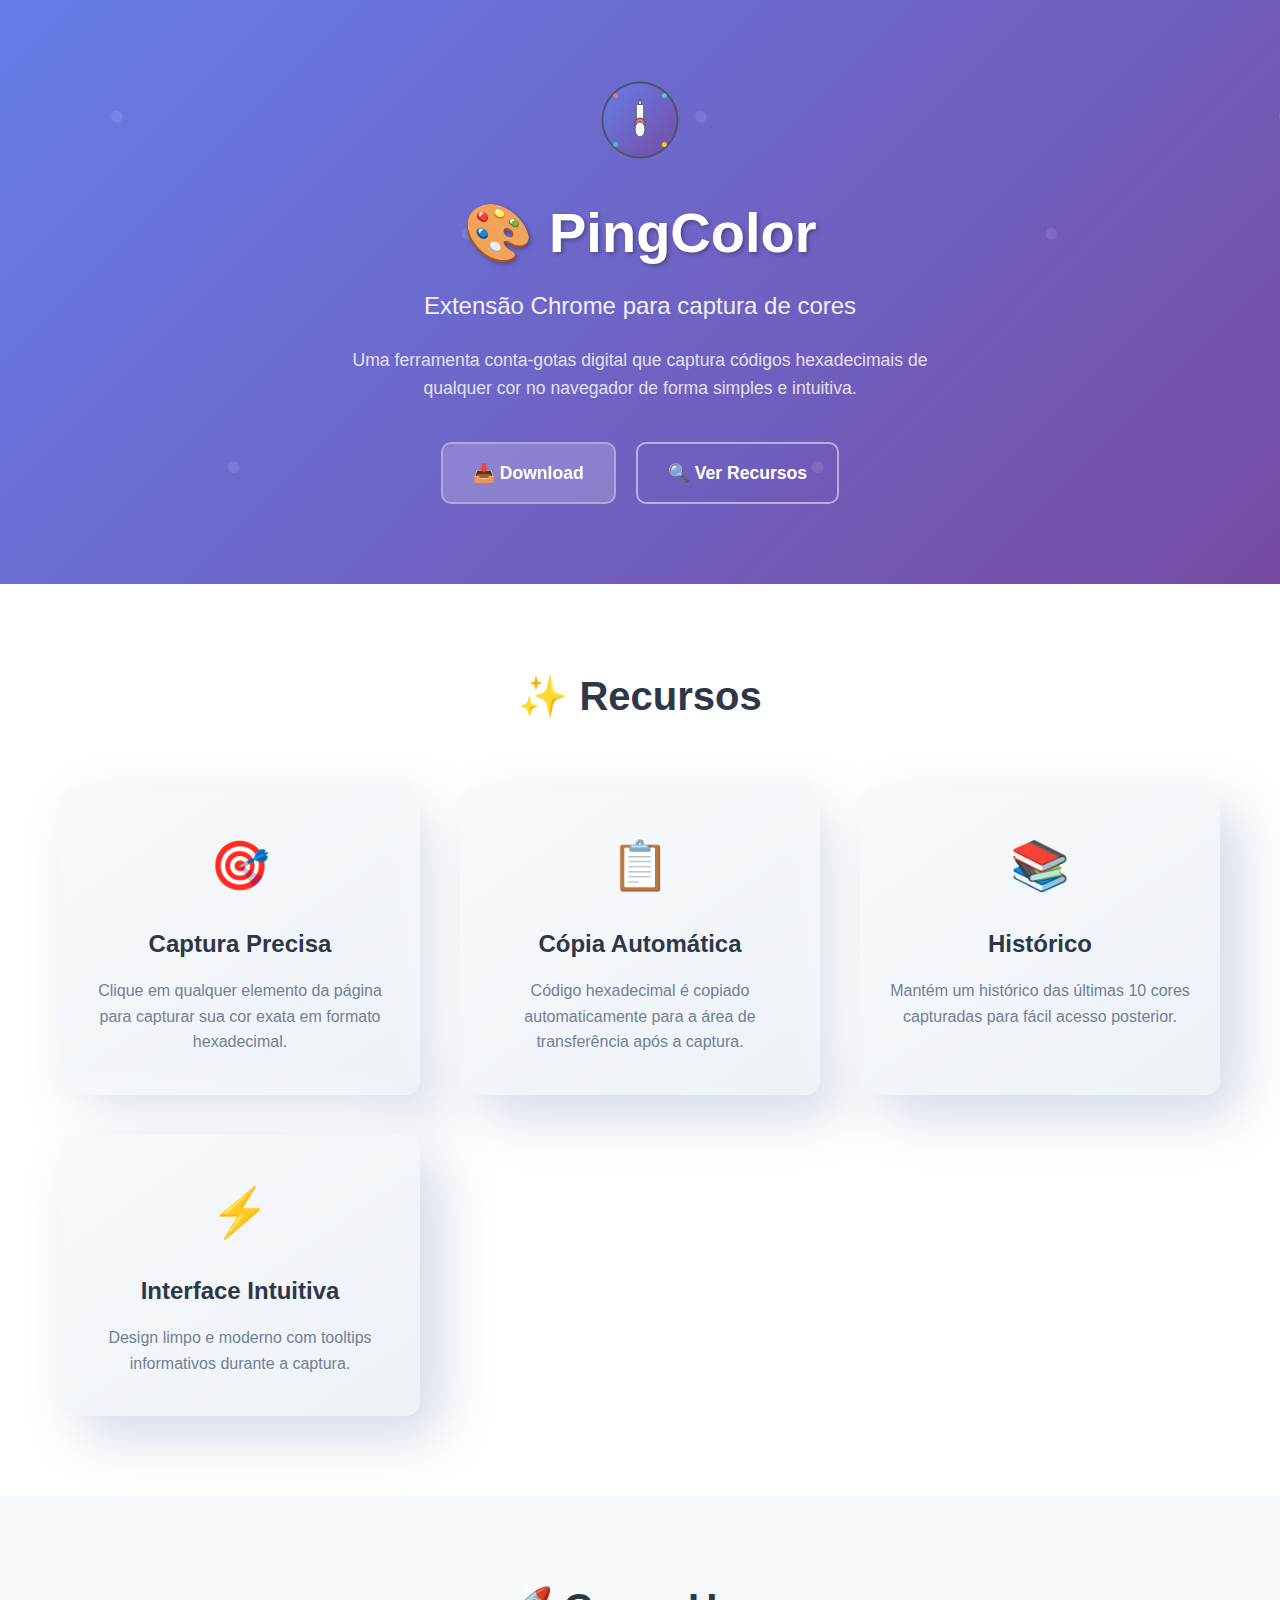
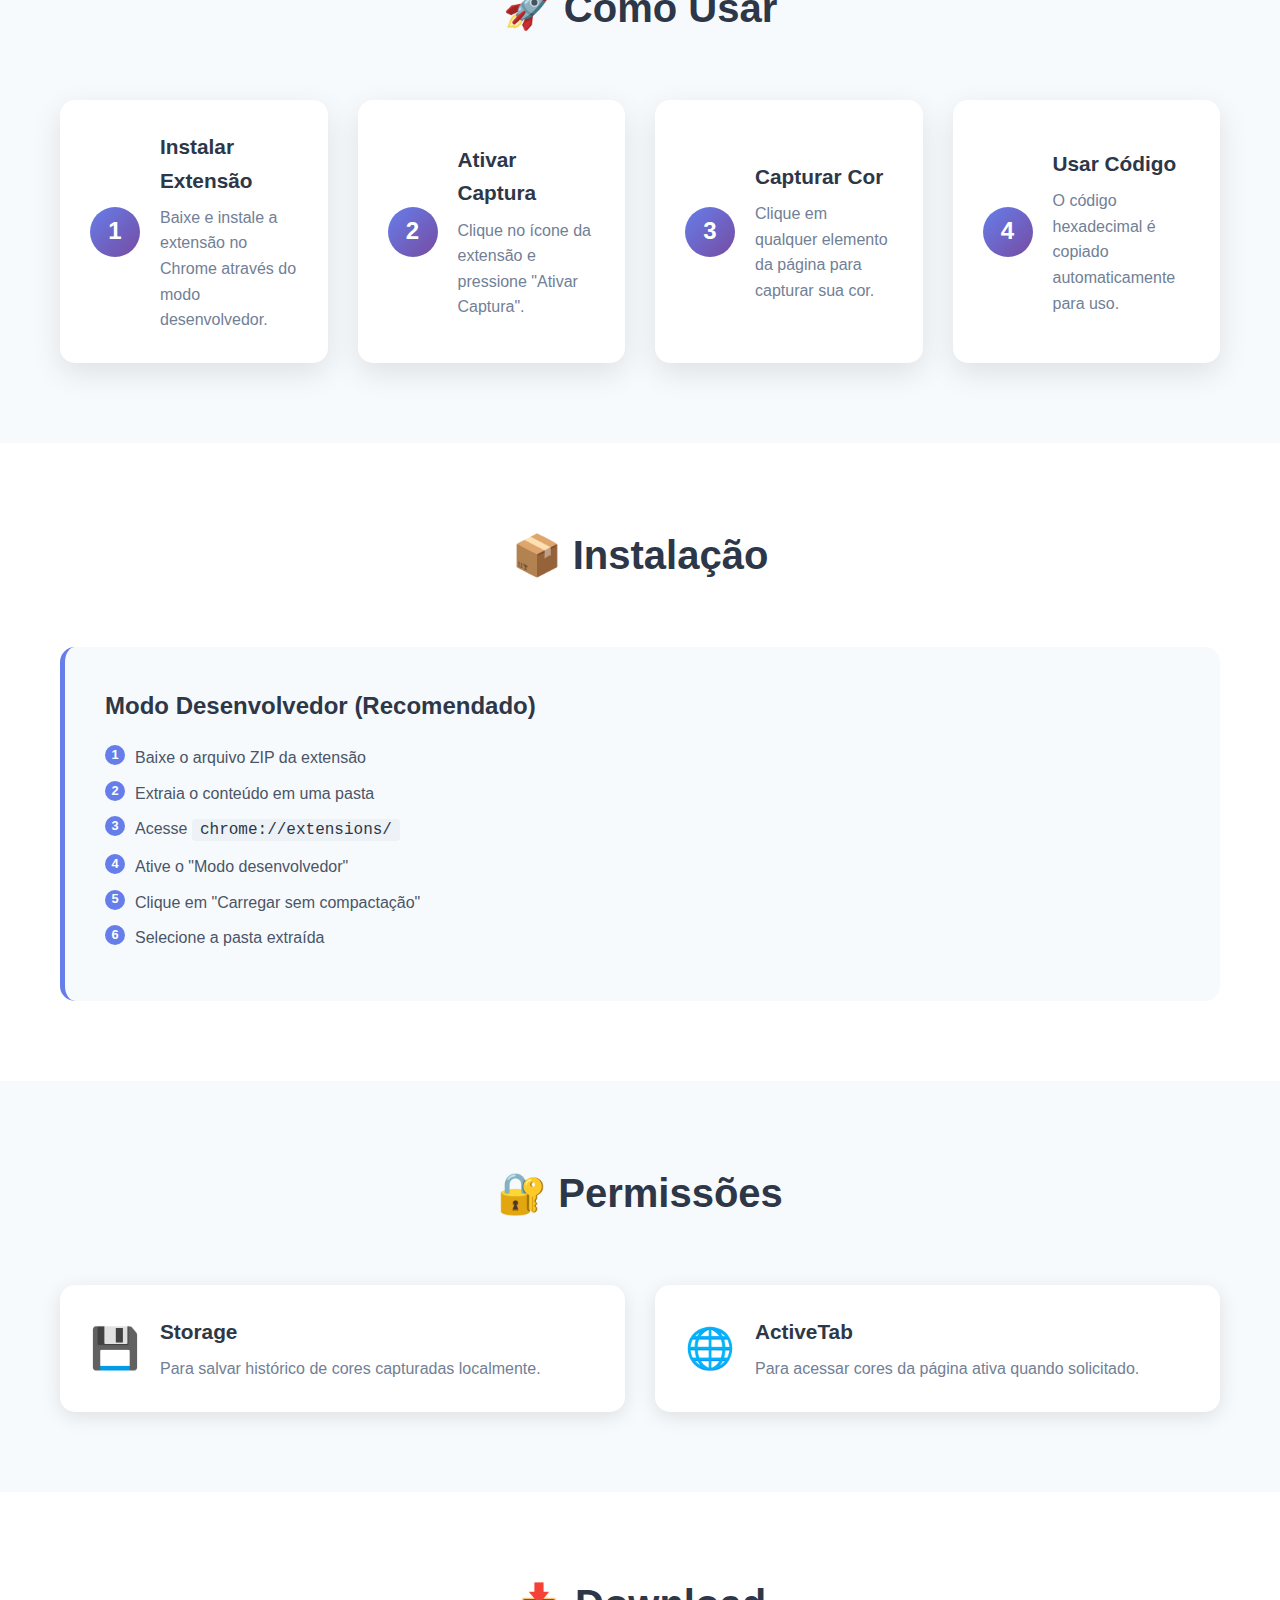
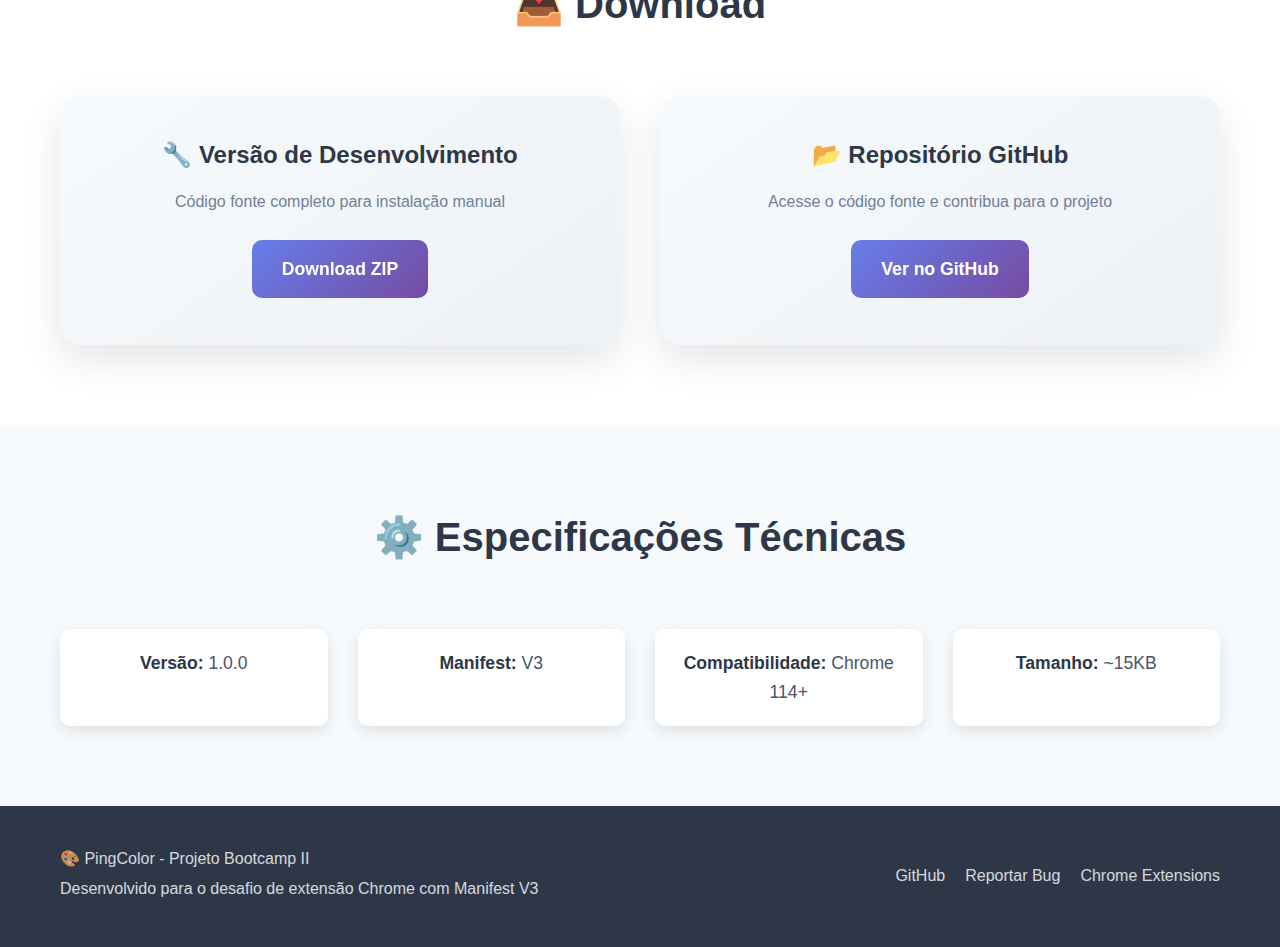
<file: docs/index.html>
<!DOCTYPE html>
<html lang="pt-BR">
<head>
    <meta charset="UTF-8">
    <meta name="viewport" content="width=device-width, initial-scale=1.0">
    <title>PingColor - Extensão Chrome para Captura de Cores</title>
    <link rel="stylesheet" href="styles.css">
    <link rel="icon" href="../src/assets/icon.svg" type="image/svg+xml">
    <meta name="description" content="Extensão Chrome que funciona como conta-gotas digital para capturar códigos hexadecimais de qualquer cor no navegador.">
</head>
<body>
    <header class="hero">
        <div class="container">
            <div class="hero-content">
                <div class="logo">
                    <svg width="80" height="80" viewBox="0 0 128 128" xmlns="http://www.w3.org/2000/svg">
                        <defs>
                            <linearGradient id="bgGradient" x1="0%" y1="0%" x2="100%" y2="100%">
                                <stop offset="0%" style="stop-color:#667eea;stop-opacity:1" />
                                <stop offset="100%" style="stop-color:#764ba2;stop-opacity:1" />
                            </linearGradient>
                            <linearGradient id="dropperGradient" x1="0%" y1="0%" x2="100%" y2="100%">
                                <stop offset="0%" style="stop-color:#ffffff;stop-opacity:1" />
                                <stop offset="100%" style="stop-color:#f0f0f0;stop-opacity:1" />
                            </linearGradient>
                        </defs>
                        <circle cx="64" cy="64" r="60" fill="url(#bgGradient)" stroke="#4a5568" stroke-width="3"/>
                        <g transform="translate(64,64)">
                            <rect x="-6" y="-25" width="12" height="35" fill="url(#dropperGradient)" stroke="#4a5568" stroke-width="1.5" rx="2"/>
                            <polygon points="-3,-25 3,-25 0,-35" fill="url(#dropperGradient)" stroke="#4a5568" stroke-width="1.5"/>
                            <circle cx="0" cy="5" r="8" fill="#ff6b6b" stroke="#4a5568" stroke-width="2"/>
                            <ellipse cx="0" cy="15" rx="8" ry="12" fill="url(#dropperGradient)" stroke="#4a5568" stroke-width="1.5"/>
                        </g>
                        <circle cx="25" cy="25" r="4" fill="#ff6b6b"/>
                        <circle cx="103" cy="25" r="4" fill="#4ecdc4"/>
                        <circle cx="25" cy="103" r="4" fill="#45b7d1"/>
                        <circle cx="103" cy="103" r="4" fill="#f9ca24"/>
                    </svg>
                </div>
                <h1>🎨 PingColor</h1>
                <p class="tagline">Extensão Chrome para captura de cores</p>
                <p class="description">Uma ferramenta conta-gotas digital que captura códigos hexadecimais de qualquer cor no navegador de forma simples e intuitiva.</p>
                <div class="cta-buttons">
                    <a href="#download" class="btn btn-primary">📥 Download</a>
                    <a href="#features" class="btn btn-secondary">🔍 Ver Recursos</a>
                </div>
            </div>
        </div>
    </header>

    <main>
        <section id="features" class="features">
            <div class="container">
                <h2>✨ Recursos</h2>
                <div class="features-grid">
                    <div class="feature-card">
                        <div class="feature-icon">🎯</div>
                        <h3>Captura Precisa</h3>
                        <p>Clique em qualquer elemento da página para capturar sua cor exata em formato hexadecimal.</p>
                    </div>
                    <div class="feature-card">
                        <div class="feature-icon">📋</div>
                        <h3>Cópia Automática</h3>
                        <p>Código hexadecimal é copiado automaticamente para a área de transferência após a captura.</p>
                    </div>
                    <div class="feature-card">
                        <div class="feature-icon">📚</div>
                        <h3>Histórico</h3>
                        <p>Mantém um histórico das últimas 10 cores capturadas para fácil acesso posterior.</p>
                    </div>
                    <div class="feature-card">
                        <div class="feature-icon">⚡</div>
                        <h3>Interface Intuitiva</h3>
                        <p>Design limpo e moderno com tooltips informativos durante a captura.</p>
                    </div>
                </div>
            </div>
        </section>

        <section class="demo">
            <div class="container">
                <h2>🚀 Como Usar</h2>
                <div class="demo-steps">
                    <div class="step">
                        <div class="step-number">1</div>
                        <div class="step-content">
                            <h3>Instalar Extensão</h3>
                            <p>Baixe e instale a extensão no Chrome através do modo desenvolvedor.</p>
                        </div>
                    </div>
                    <div class="step">
                        <div class="step-number">2</div>
                        <div class="step-content">
                            <h3>Ativar Captura</h3>
                            <p>Clique no ícone da extensão e pressione "Ativar Captura".</p>
                        </div>
                    </div>
                    <div class="step">
                        <div class="step-number">3</div>
                        <div class="step-content">
                            <h3>Capturar Cor</h3>
                            <p>Clique em qualquer elemento da página para capturar sua cor.</p>
                        </div>
                    </div>
                    <div class="step">
                        <div class="step-number">4</div>
                        <div class="step-content">
                            <h3>Usar Código</h3>
                            <p>O código hexadecimal é copiado automaticamente para uso.</p>
                        </div>
                    </div>
                </div>
            </div>
        </section>

        <section id="installation" class="installation">
            <div class="container">
                <h2>📦 Instalação</h2>
                <div class="installation-methods">
                    <div class="method">
                        <h3>Modo Desenvolvedor (Recomendado)</h3>
                        <ol>
                            <li>Baixe o arquivo ZIP da extensão</li>
                            <li>Extraia o conteúdo em uma pasta</li>
                            <li>Acesse <code>chrome://extensions/</code></li>
                            <li>Ative o "Modo desenvolvedor"</li>
                            <li>Clique em "Carregar sem compactação"</li>
                            <li>Selecione a pasta extraída</li>
                        </ol>
                    </div>
                </div>
            </div>
        </section>

        <section class="permissions">
            <div class="container">
                <h2>🔐 Permissões</h2>
                <div class="permissions-list">
                    <div class="permission">
                        <div class="permission-icon">💾</div>
                        <div class="permission-content">
                            <h3>Storage</h3>
                            <p>Para salvar histórico de cores capturadas localmente.</p>
                        </div>
                    </div>
                    <div class="permission">
                        <div class="permission-icon">🌐</div>
                        <div class="permission-content">
                            <h3>ActiveTab</h3>
                            <p>Para acessar cores da página ativa quando solicitado.</p>
                        </div>
                    </div>
                </div>
            </div>
        </section>

        <section id="download" class="download">
            <div class="container">
                <h2>📥 Download</h2>
                <div class="download-options">
                    <div class="download-card">
                        <h3>🔧 Versão de Desenvolvimento</h3>
                        <p>Código fonte completo para instalação manual</p>
                        <a href="https://github.com/SrMorim/PingColor/archive/main.zip" class="btn btn-primary">Download ZIP</a>
                    </div>
                    <div class="download-card">
                        <h3>📂 Repositório GitHub</h3>
                        <p>Acesse o código fonte e contribua para o projeto</p>
                        <a href="https://github.com/SrMorim/PingColor" class="btn btn-secondary">Ver no GitHub</a>
                    </div>
                </div>
            </div>
        </section>

        <section class="tech-specs">
            <div class="container">
                <h2>⚙️ Especificações Técnicas</h2>
                <div class="specs-grid">
                    <div class="spec">
                        <strong>Versão:</strong> 1.0.0
                    </div>
                    <div class="spec">
                        <strong>Manifest:</strong> V3
                    </div>
                    <div class="spec">
                        <strong>Compatibilidade:</strong> Chrome 114+
                    </div>
                    <div class="spec">
                        <strong>Tamanho:</strong> ~15KB
                    </div>
                </div>
            </div>
        </section>
    </main>

    <footer class="footer">
        <div class="container">
            <div class="footer-content">
                <div class="footer-info">
                    <p>🎨 PingColor - Projeto Bootcamp II</p>
                    <p>Desenvolvido para o desafio de extensão Chrome com Manifest V3</p>
                </div>
                <div class="footer-links">
                    <a href="https://github.com/SrMorim/PingColor">GitHub</a>
                    <a href="https://github.com/SrMorim/PingColor/issues">Reportar Bug</a>
                    <a href="https://developer.chrome.com/docs/extensions/mv3/">Chrome Extensions</a>
                </div>
            </div>
        </div>
    </footer>
</body>
</html>
</file>
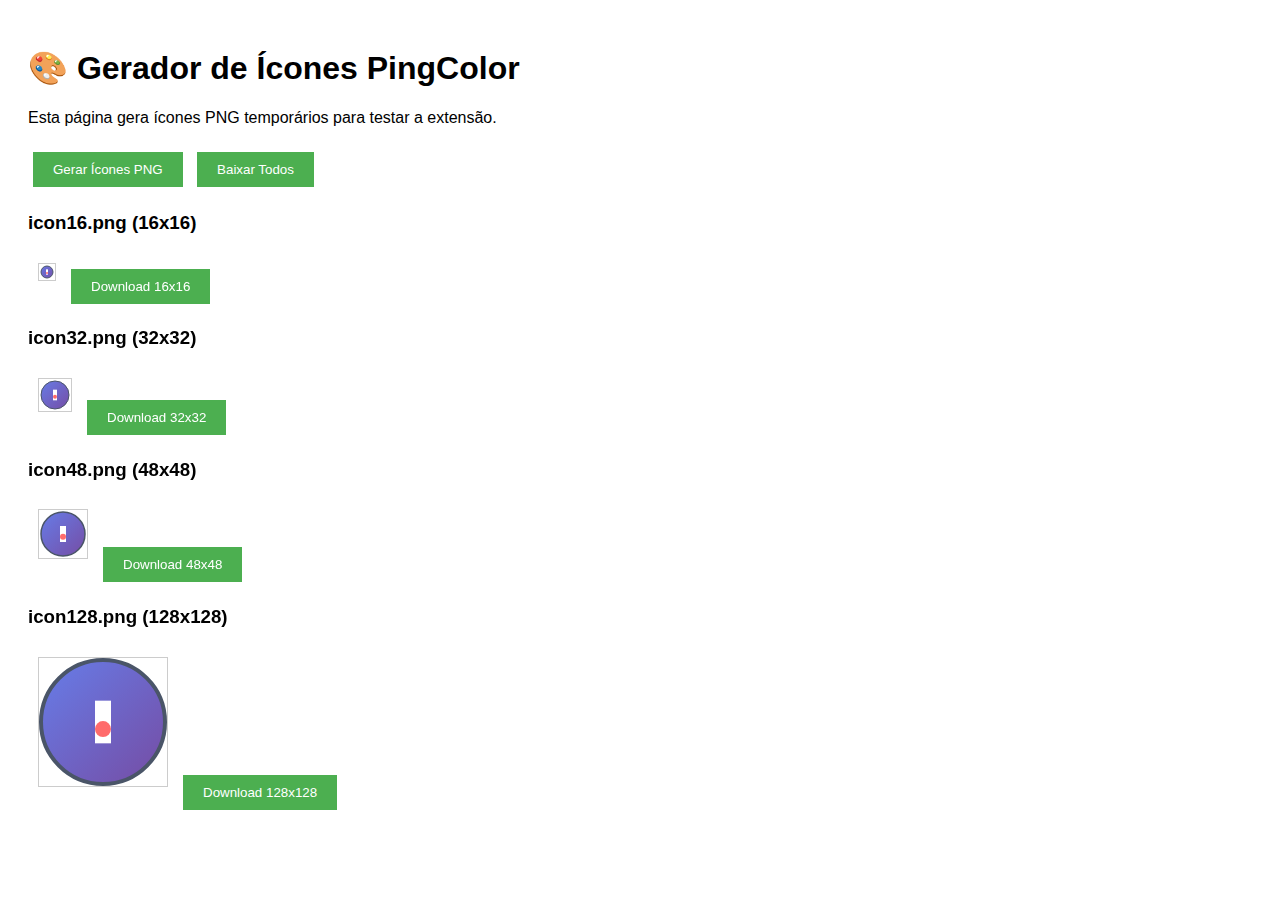
<file: create_temp_icons.html>
<!DOCTYPE html>
<html>
<head>
    <title>Criar Ícones PNG - PingColor</title>
    <style>
        body { font-family: Arial, sans-serif; padding: 20px; }
        .icon-generator { margin: 20px 0; }
        canvas { border: 1px solid #ccc; margin: 10px; }
        button { padding: 10px 20px; margin: 5px; background: #4CAF50; color: white; border: none; cursor: pointer; }
    </style>
</head>
<body>
    <h1>🎨 Gerador de Ícones PingColor</h1>
    <p>Esta página gera ícones PNG temporários para testar a extensão.</p>
    
    <div class="icon-generator">
        <button onclick="generateIcons()">Gerar Ícones PNG</button>
        <button onclick="downloadAll()">Baixar Todos</button>
    </div>
    
    <div id="canvas-container"></div>
    
    <script>
        function createIcon(size) {
            const canvas = document.createElement('canvas');
            canvas.width = size;
            canvas.height = size;
            const ctx = canvas.getContext('2d');
            
            // Background gradient
            const gradient = ctx.createLinearGradient(0, 0, size, size);
            gradient.addColorStop(0, '#667eea');
            gradient.addColorStop(1, '#764ba2');
            
            // Draw background circle
            ctx.fillStyle = gradient;
            ctx.beginPath();
            ctx.arc(size/2, size/2, size/2 - 2, 0, 2 * Math.PI);
            ctx.fill();
            
            // Draw border
            ctx.strokeStyle = '#4a5568';
            ctx.lineWidth = Math.max(1, size/32);
            ctx.stroke();
            
            // Draw dropper (simplified)
            ctx.fillStyle = 'white';
            const centerX = size/2;
            const centerY = size/2;
            const dropperWidth = size/8;
            const dropperHeight = size/3;
            
            // Dropper body
            ctx.fillRect(centerX - dropperWidth/2, centerY - dropperHeight/2, dropperWidth, dropperHeight);
            
            // Color sample
            ctx.fillStyle = '#ff6b6b';
            ctx.beginPath();
            ctx.arc(centerX, centerY + dropperHeight/6, size/16, 0, 2 * Math.PI);
            ctx.fill();
            
            return canvas;
        }
        
        function generateIcons() {
            const container = document.getElementById('canvas-container');
            container.innerHTML = '';
            
            const sizes = [16, 32, 48, 128];
            
            sizes.forEach(size => {
                const canvas = createIcon(size);
                canvas.id = `icon${size}`;
                
                const div = document.createElement('div');
                div.innerHTML = `<h3>icon${size}.png (${size}x${size})</h3>`;
                div.appendChild(canvas);
                
                const downloadBtn = document.createElement('button');
                downloadBtn.textContent = `Download ${size}x${size}`;
                downloadBtn.onclick = () => downloadIcon(canvas, `icon${size}.png`);
                div.appendChild(downloadBtn);
                
                container.appendChild(div);
            });
        }
        
        function downloadIcon(canvas, filename) {
            const link = document.createElement('a');
            link.download = filename;
            link.href = canvas.toDataURL('image/png');
            link.click();
        }
        
        function downloadAll() {
            const sizes = [16, 32, 48, 128];
            sizes.forEach(size => {
                const canvas = document.getElementById(`icon${size}`);
                if (canvas) {
                    setTimeout(() => downloadIcon(canvas, `icon${size}.png`), size * 10);
                }
            });
        }
        
        // Generate icons on load
        window.onload = generateIcons;
    </script>
</body>
</html>
</file>
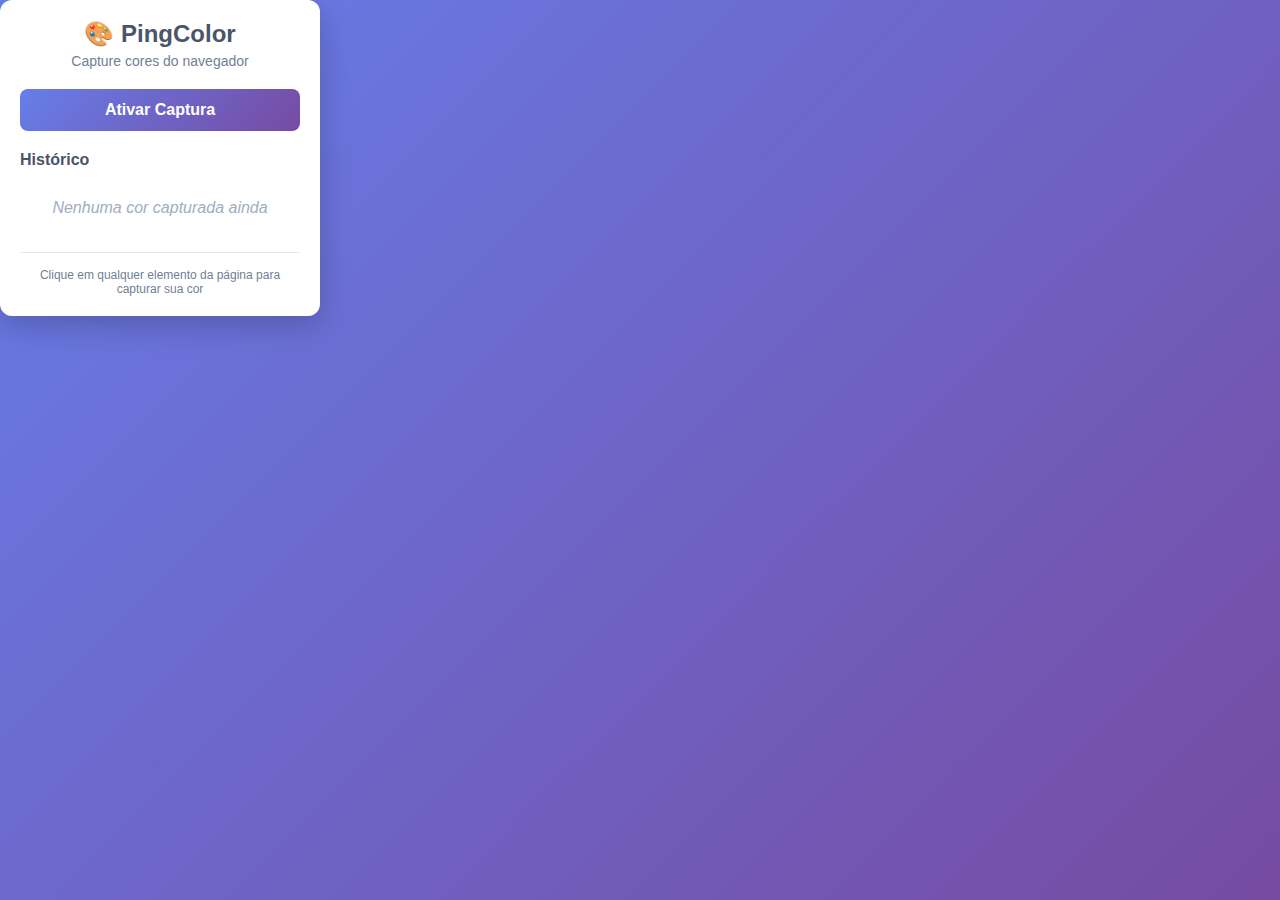
<file: src/popup/popup.html>
<!DOCTYPE html>
<html lang="pt-BR">
<head>
  <meta charset="UTF-8">
  <meta name="viewport" content="width=device-width, initial-scale=1.0">
  <title>PingColor</title>
  <link rel="stylesheet" href="popup.css">
</head>
<body>
  <div class="container">
    <div class="header">
      <h1>🎨 PingColor</h1>
      <p>Capture cores do navegador</p>
    </div>
    
    <div class="controls">
      <button id="togglePicker" class="btn-primary">
        <span id="pickerStatus">Ativar Captura</span>
      </button>
    </div>
    
    <div class="current-color" id="currentColor" style="display: none;">
      <div class="color-display">
        <div class="color-preview" id="colorPreview"></div>
        <div class="color-info">
          <div class="hex-code" id="hexCode">#000000</div>
          <button id="copyColor" class="btn-copy">Copiar</button>
        </div>
      </div>
    </div>
    
    <div class="history">
      <h3>Histórico</h3>
      <div id="colorHistory" class="color-list">
        <div class="empty-state">
          <p>Nenhuma cor capturada ainda</p>
        </div>
      </div>
      <button id="clearHistory" class="btn-secondary" style="display: none;">
        Limpar Histórico
      </button>
    </div>
    
    <div class="footer">
      <p>Clique em qualquer elemento da página para capturar sua cor</p>
    </div>
  </div>
  
  <script src="popup.js"></script>
</body>
</html>
</file>
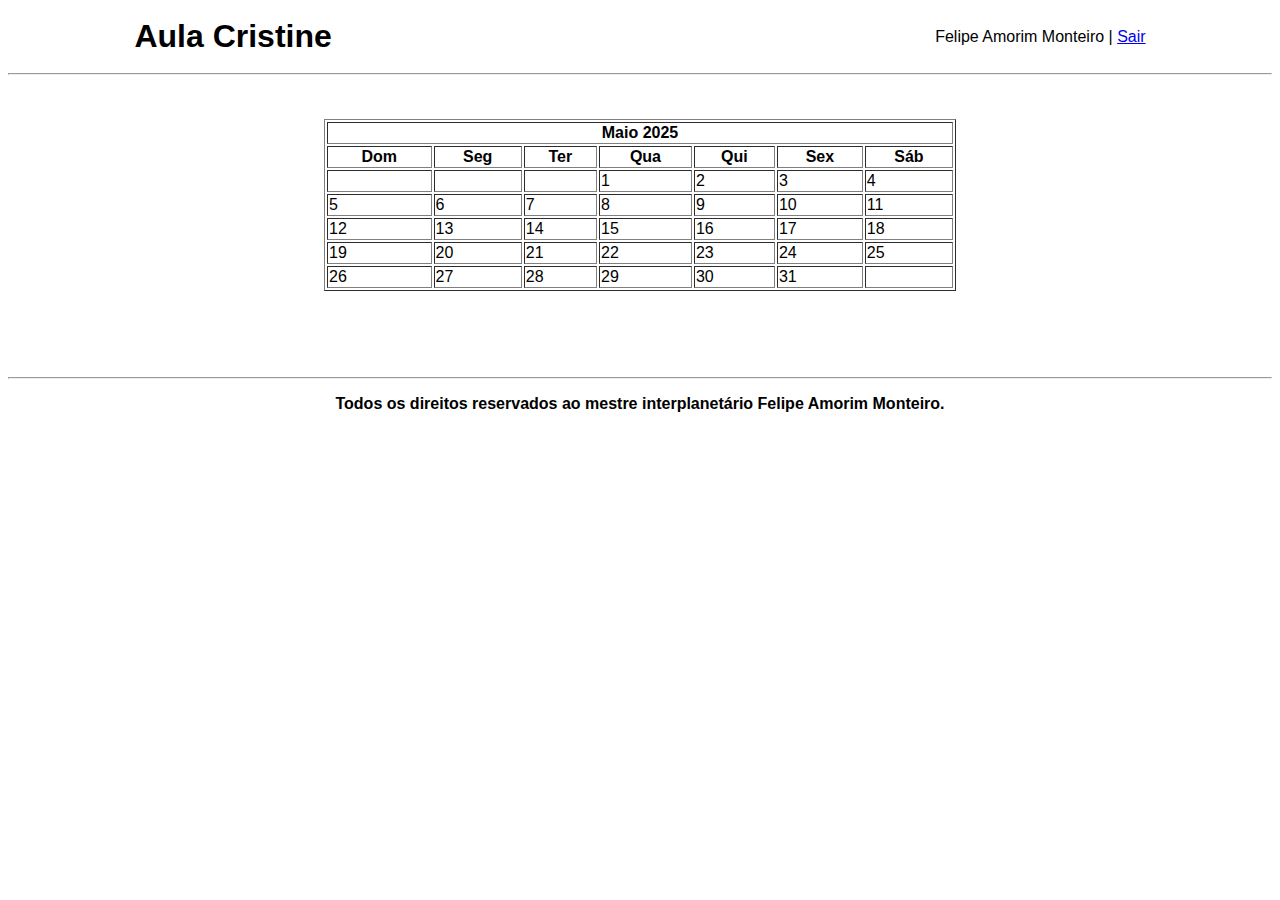
<file: Outros/DI/HTML/LoginCadastro/calendario.html>
<!DOCTYPE html>
<html lang="en">
  <head>
    <meta charset="UTF-8" />
    <meta name="viewport" content="width=device-width, initial-scale=1.0" />
    <title>Login</title>
    <style>
      body {
        font-family: Arial, sans-serif;
      }

      header {
        display: flex;
        justify-content: space-between;
        align-items: center;
        padding: 10px 10%;
      }

      #logo {
        margin: 0;
      }

      footer {
        text-align: center;
        margin-top: 50px;
      }
    </style>
  </head>
  <body>
    <header>
      <h1 id="logo">Aula Cristine</h1>
      <div id="navbar">
        Felipe Amorim Monteiro | <a href="login.html">Sair</a>
      </div>
    </header>
    <hr />

    <main>
        <br /><br />

        <table border="1px" width="50%" align="center">
            <thead>
              <tr>
                <th colspan="7" style="text-align: center;">Maio 2025</th>
              </tr>
              <tr>
                <th>Dom</th>
                <th>Seg</th>
                <th>Ter</th>
                <th>Qua</th>
                <th>Qui</th>
                <th>Sex</th>
                <th>Sáb</th>
              </tr>
            </thead>
            <tbody>
              <tr>
                <td></td><td></td><td></td><td>1</td><td>2</td><td>3</td><td>4</td>
              </tr>
              <tr>
                <td>5</td><td>6</td><td>7</td><td>8</td><td>9</td><td>10</td><td>11</td>
              </tr>
              <tr>
                <td>12</td><td>13</td><td>14</td><td>15</td><td>16</td><td>17</td><td>18</td>
              </tr>
              <tr>
                <td>19</td><td>20</td><td>21</td><td>22</td><td>23</td><td>24</td><td>25</td>
              </tr>
              <tr>
                <td>26</td><td>27</td><td>28</td><td>29</td><td>30</td><td>31</td><td></td>
              </tr>
            </tbody>
          </table>

        <br /><br />
    </main>

    <footer>
      <hr />
      <p>
        <b>Todos os direitos reservados ao mestre interplanetário Felipe Amorim Monteiro.</b>
      </p>
    </footer>
  </body>
</html>
</file>
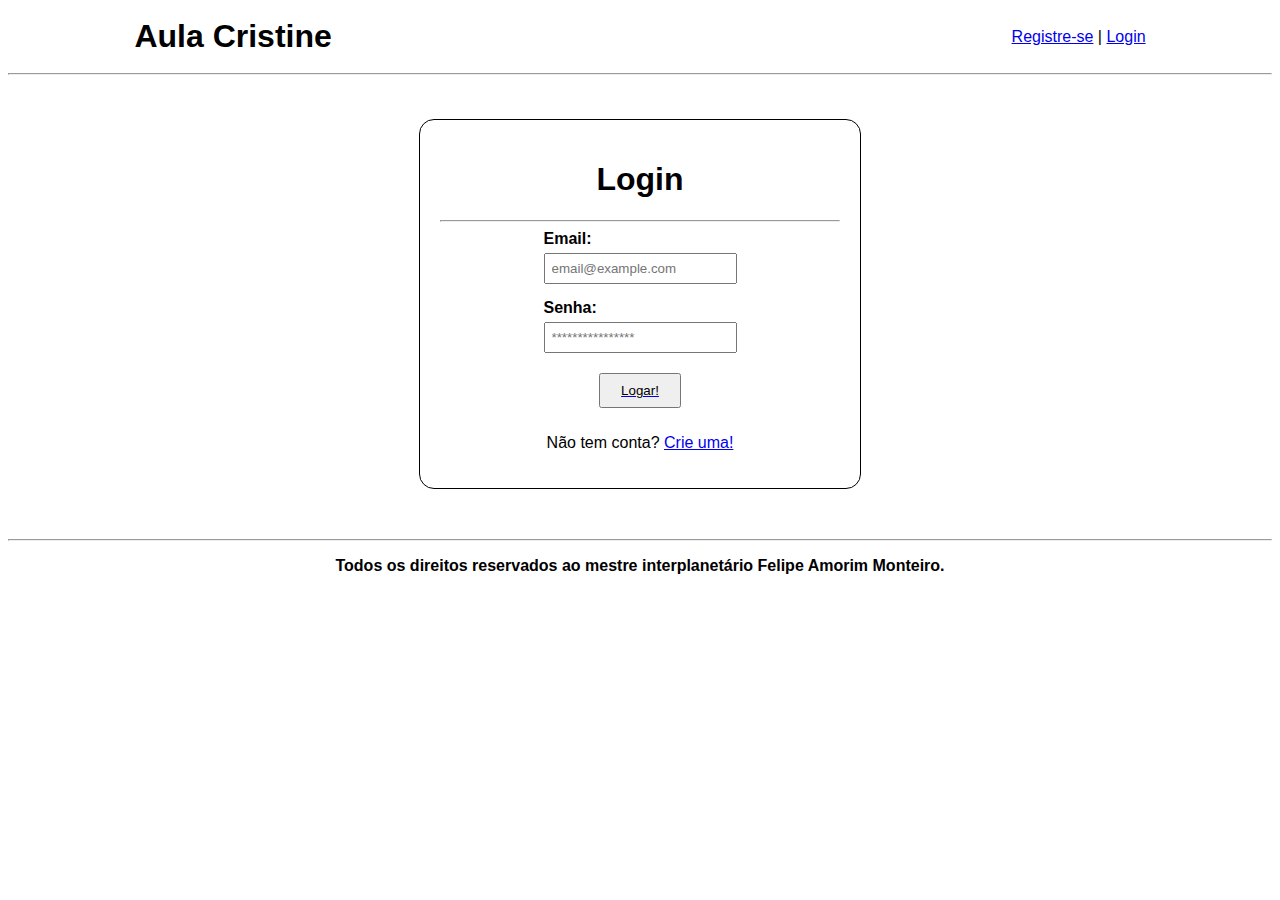
<file: Outros/DI/HTML/LoginCadastro/login.html>
<!DOCTYPE html>
<html lang="en">
  <head>
    <meta charset="UTF-8" />
    <meta name="viewport" content="width=device-width, initial-scale=1.0" />
    <title>Login</title>
    <style>
      body {
        font-family: Arial, sans-serif;
      }

      header {
        display: flex;
        justify-content: space-between;
        align-items: center;
        padding: 10px 10%;
      }

      #logo {
        margin: 0;
      }

      #boxform {
        width: 400px;
        border: 1px solid;
        border-radius: 15px;
        margin: auto;
        padding: 20px;
      }

      h1 {
        text-align: center;
      }

      #inserts {
        display: flex;
        flex-direction: column;
        align-items: center;
      }

      .form-group {
        width: 100%;
        margin-bottom: 15px;
        display: flex;
        flex-direction: column;
      }

      .form-group b {
        margin-bottom: 5px;
      }

      input {
        padding: 6px;
      }

      #logar {
        display: block;
        margin: 20px auto 10px auto;
        padding: 8px 20px;
      }

      footer {
        text-align: center;
        margin-top: 50px;
      }
    </style>
  </head>
  <body>
    <header>
      <h1 id="logo">Aula Cristine</h1>
      <div id="navbar">
        <a href="registro.html">Registre-se</a> | <a href="#">Login</a>
      </div>
    </header>
    <hr />

    <main>
      <br /><br />

      <div id="boxform">
        <h1>Login</h1>
        <hr />

        <div id="inserts">
          <form>
            <div class="form-group">
              <b>Email:</b>
              <input type="email" placeholder="email@example.com" required />
            </div>

            <div class="form-group">
              <b>Senha:</b>
              <input type="password" placeholder="****************" required />
            </div>

            <a href="calendario.html">
              <button id="logar" type="button">Logar!</button>
            </a>
          </form>

          <p>Não tem conta? <a href="registro.html">Crie uma!</a></p>
        </div>
      </div>
    </main>

    <footer>
      <hr />
      <p>
        <b>Todos os direitos reservados ao mestre interplanetário Felipe Amorim Monteiro.</b>
      </p>
    </footer>
  </body>
</html>
</file>
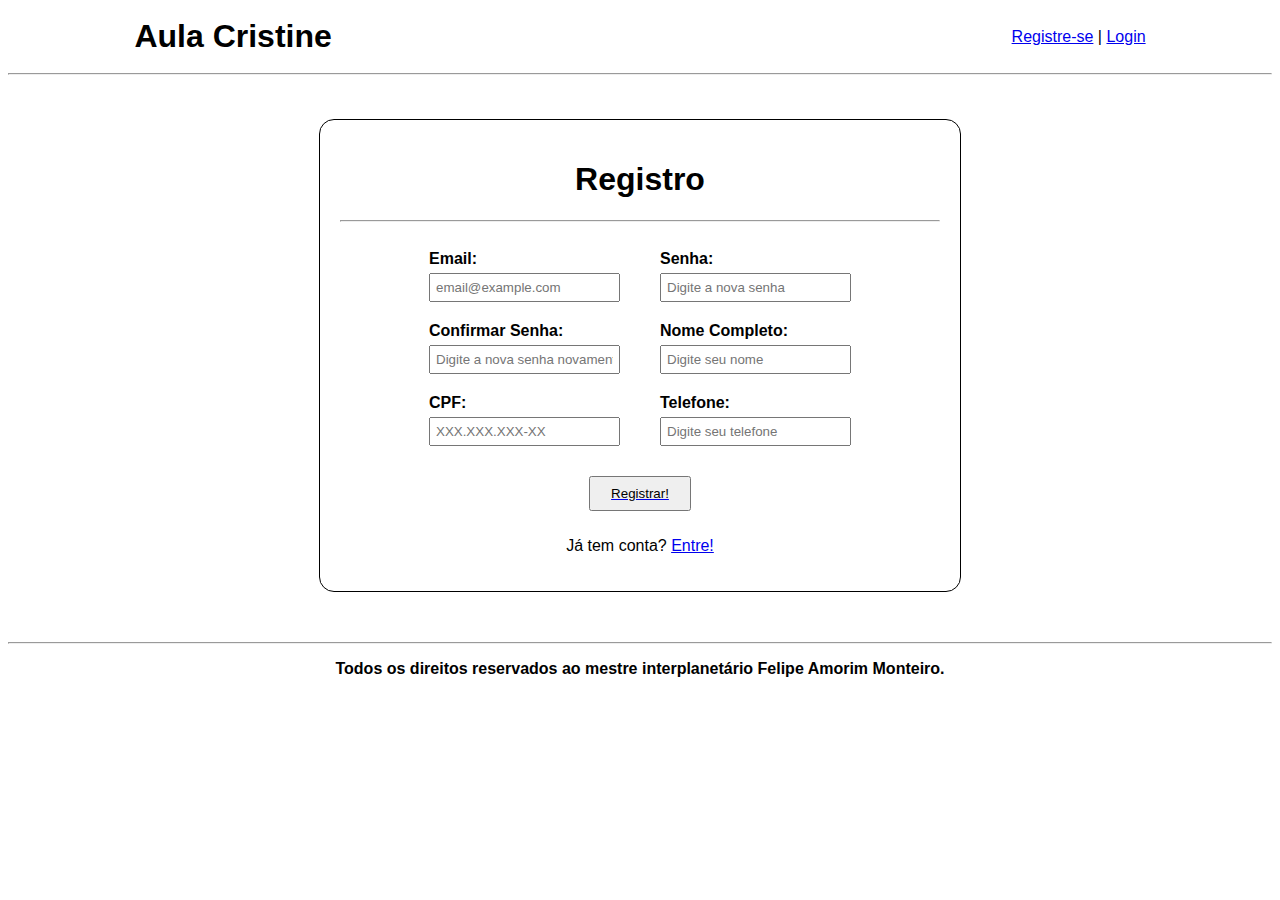
<file: Outros/DI/HTML/LoginCadastro/registro.html>
<!DOCTYPE html>
<html lang="en">
  <head>
    <meta charset="UTF-8" />
    <meta name="viewport" content="width=device-width, initial-scale=1.0" />
    <title>Registro</title>
    <style>
      body {
        font-family: Arial, sans-serif;
      }

      header {
        display: flex;
        justify-content: space-between;
        align-items: center;
        padding: 10px 10%;
      }

      #logo {
        margin: 0;
      }

      #boxform {
        width: 600px;
        border: 1px solid;
        border-radius: 15px;
        margin: auto;
        padding: 20px;
      }

      h1 {
        text-align: center;
      }

      #form-grid {
        display: grid;
        grid-template-columns: 1fr 1fr;
        gap: 20px 40px;
        margin-top: 20px;
      }

      .form-group {
        display: flex;
        flex-direction: column;
      }

      .form-group b {
        margin-bottom: 5px;
      }

      input {
        padding: 5px;
      }

      #logar {
        display: block;
        margin: 30px auto 10px auto;
        padding: 8px 20px;
      }

      #inserts {
        display: flex;
        flex-direction: column;
        align-items: center;
      }

      footer {
        text-align: center;
        margin-top: 50px;
      }
    </style>
  </head>
  <body>
    <header>
      <h1 id="logo">Aula Cristine</h1>
      <div id="navbar">
        <a href="#">Registre-se</a> | <a href="login.html">Login</a>
      </div>
    </header>
    <hr />

    <main>
      <br /><br />

      <div id="boxform">
        <h1>Registro</h1>
        <hr />

        <div id="inserts">
          <form>
            <div id="form-grid">
              <div class="form-group">
                <b>Email:</b>
                <input type="email" placeholder="email@example.com" required />
              </div>

              <div class="form-group">
                <b>Senha:</b>
                <input type="password" placeholder="Digite a nova senha" required />
              </div>

              <div class="form-group">
                <b>Confirmar Senha:</b>
                <input type="password" placeholder="Digite a nova senha novamente" required />
              </div>

              <div class="form-group">
                <b>Nome Completo:</b>
                <input type="text" placeholder="Digite seu nome" required />
              </div>

              <div class="form-group">
                <b>CPF:</b>
                <input type="text" placeholder="XXX.XXX.XXX-XX" required />
              </div>

              <div class="form-group">
                <b>Telefone:</b>
                <input type="text" placeholder="Digite seu telefone" required />
              </div>
            </div>

            <a href="calendario.html">
                <button id="logar">Registrar!</button>
            </a>
          </form>

          <p>Já tem conta? <a href="login.html">Entre!</a></p>
        </div>
      </div>
    </main>

    <footer>
      <hr />
      <p>
        <b>Todos os direitos reservados ao mestre interplanetário Felipe Amorim Monteiro.</b>
      </p>
    </footer>
  </body>
</html>
</file>
<file: docs/styles.css>
* {
    margin: 0;
    padding: 0;
    box-sizing: border-box;
}

body {
    font-family: 'Segoe UI', Tahoma, Geneva, Verdana, sans-serif;
    line-height: 1.6;
    color: #333;
    background-color: #f8fafc;
}

.container {
    max-width: 1200px;
    margin: 0 auto;
    padding: 0 20px;
}

/* Header/Hero Section */
.hero {
    background: linear-gradient(135deg, #667eea 0%, #764ba2 100%);
    color: white;
    padding: 80px 0;
    text-align: center;
    position: relative;
    overflow: hidden;
}

.hero::before {
    content: '';
    position: absolute;
    top: 0;
    left: 0;
    right: 0;
    bottom: 0;
    background: url('data:image/svg+xml,<svg xmlns="http://www.w3.org/2000/svg" viewBox="0 0 100 100"><defs><pattern id="grain" width="100" height="100" patternUnits="userSpaceOnUse"><circle cx="20" cy="20" r="1" fill="rgba(255,255,255,0.1)"/><circle cx="80" cy="40" r="1" fill="rgba(255,255,255,0.1)"/><circle cx="40" cy="80" r="1" fill="rgba(255,255,255,0.1)"/></pattern></defs><rect width="100" height="100" fill="url(%23grain)"/></svg>');
}

.hero-content {
    position: relative;
    z-index: 1;
}

.logo {
    margin-bottom: 20px;
    display: inline-block;
    animation: float 3s ease-in-out infinite;
}

@keyframes float {
    0%, 100% { transform: translateY(0px); }
    50% { transform: translateY(-10px); }
}

.hero h1 {
    font-size: 3.5rem;
    font-weight: 800;
    margin-bottom: 10px;
    text-shadow: 2px 2px 4px rgba(0,0,0,0.3);
}

.tagline {
    font-size: 1.5rem;
    margin-bottom: 20px;
    opacity: 0.9;
}

.description {
    font-size: 1.1rem;
    margin-bottom: 40px;
    max-width: 600px;
    margin-left: auto;
    margin-right: auto;
    opacity: 0.8;
}

.cta-buttons {
    display: flex;
    gap: 20px;
    justify-content: center;
    flex-wrap: wrap;
}

/* Buttons */
.btn {
    display: inline-block;
    padding: 15px 30px;
    border-radius: 10px;
    text-decoration: none;
    font-weight: 600;
    font-size: 1.1rem;
    transition: all 0.3s ease;
    position: relative;
    overflow: hidden;
}

.btn::before {
    content: '';
    position: absolute;
    top: 0;
    left: -100%;
    width: 100%;
    height: 100%;
    background: linear-gradient(90deg, transparent, rgba(255,255,255,0.2), transparent);
    transition: left 0.5s;
}

.btn:hover::before {
    left: 100%;
}

.btn-primary {
    background: rgba(255,255,255,0.2);
    color: white;
    border: 2px solid rgba(255,255,255,0.3);
    backdrop-filter: blur(10px);
}

.btn-primary:hover {
    background: rgba(255,255,255,0.3);
    transform: translateY(-2px);
    box-shadow: 0 10px 30px rgba(0,0,0,0.2);
}

.btn-secondary {
    background: transparent;
    color: white;
    border: 2px solid rgba(255,255,255,0.5);
}

.btn-secondary:hover {
    background: rgba(255,255,255,0.1);
    transform: translateY(-2px);
}

/* Sections */
section {
    padding: 80px 0;
}

section h2 {
    font-size: 2.5rem;
    font-weight: 700;
    text-align: center;
    margin-bottom: 60px;
    color: #2d3748;
}

/* Features Section */
.features {
    background: white;
}

.features-grid {
    display: grid;
    grid-template-columns: repeat(auto-fit, minmax(280px, 1fr));
    gap: 40px;
}

.feature-card {
    text-align: center;
    padding: 40px 30px;
    border-radius: 15px;
    background: linear-gradient(145deg, #f7fafc, #edf2f7);
    box-shadow: 20px 20px 60px #d1d9e6, -20px -20px 60px #ffffff;
    transition: transform 0.3s ease;
}

.feature-card:hover {
    transform: translateY(-5px);
}

.feature-icon {
    font-size: 3rem;
    margin-bottom: 20px;
}

.feature-card h3 {
    font-size: 1.5rem;
    margin-bottom: 15px;
    color: #2d3748;
}

.feature-card p {
    color: #718096;
    line-height: 1.6;
}

/* Demo Section */
.demo {
    background: #f7fafc;
}

.demo-steps {
    display: grid;
    grid-template-columns: repeat(auto-fit, minmax(250px, 1fr));
    gap: 30px;
}

.step {
    display: flex;
    align-items: center;
    gap: 20px;
    padding: 30px;
    background: white;
    border-radius: 15px;
    box-shadow: 0 10px 30px rgba(0,0,0,0.1);
    transition: transform 0.3s ease;
}

.step:hover {
    transform: translateY(-5px);
}

.step-number {
    width: 50px;
    height: 50px;
    border-radius: 50%;
    background: linear-gradient(135deg, #667eea 0%, #764ba2 100%);
    color: white;
    display: flex;
    align-items: center;
    justify-content: center;
    font-size: 1.5rem;
    font-weight: bold;
    flex-shrink: 0;
}

.step-content h3 {
    font-size: 1.3rem;
    margin-bottom: 8px;
    color: #2d3748;
}

.step-content p {
    color: #718096;
}

/* Installation Section */
.installation {
    background: white;
}

.method {
    background: #f7fafc;
    padding: 40px;
    border-radius: 15px;
    border-left: 5px solid #667eea;
}

.method h3 {
    color: #2d3748;
    margin-bottom: 20px;
    font-size: 1.5rem;
}

.method ol {
    list-style: none;
    counter-reset: step-counter;
}

.method ol li {
    counter-increment: step-counter;
    margin-bottom: 10px;
    padding-left: 30px;
    position: relative;
    color: #4a5568;
}

.method ol li::before {
    content: counter(step-counter);
    position: absolute;
    left: 0;
    top: 0;
    width: 20px;
    height: 20px;
    border-radius: 50%;
    background: #667eea;
    color: white;
    font-size: 0.8rem;
    display: flex;
    align-items: center;
    justify-content: center;
    font-weight: bold;
}

.method code {
    background: #edf2f7;
    padding: 2px 8px;
    border-radius: 4px;
    font-family: 'Courier New', monospace;
    color: #2d3748;
}

/* Permissions Section */
.permissions {
    background: #f7fafc;
}

.permissions-list {
    display: grid;
    grid-template-columns: repeat(auto-fit, minmax(300px, 1fr));
    gap: 30px;
}

.permission {
    display: flex;
    align-items: center;
    gap: 20px;
    padding: 30px;
    background: white;
    border-radius: 15px;
    box-shadow: 0 5px 20px rgba(0,0,0,0.1);
}

.permission-icon {
    font-size: 2.5rem;
    flex-shrink: 0;
}

.permission-content h3 {
    color: #2d3748;
    margin-bottom: 8px;
    font-size: 1.3rem;
}

.permission-content p {
    color: #718096;
}

/* Download Section */
.download {
    background: white;
}

.download-options {
    display: grid;
    grid-template-columns: repeat(auto-fit, minmax(300px, 1fr));
    gap: 40px;
}

.download-card {
    text-align: center;
    padding: 40px 30px;
    background: linear-gradient(145deg, #f7fafc, #edf2f7);
    border-radius: 20px;
    box-shadow: 0 15px 40px rgba(0,0,0,0.1);
    transition: transform 0.3s ease;
}

.download-card:hover {
    transform: translateY(-10px);
}

.download-card h3 {
    color: #2d3748;
    margin-bottom: 15px;
    font-size: 1.5rem;
}

.download-card p {
    color: #718096;
    margin-bottom: 25px;
}

.download-card .btn {
    background: linear-gradient(135deg, #667eea 0%, #764ba2 100%);
    color: white;
    border: none;
}

.download-card .btn:hover {
    background: linear-gradient(135deg, #5a67d8 0%, #6b46c1 100%);
}

/* Tech Specs Section */
.tech-specs {
    background: #f7fafc;
}

.specs-grid {
    display: grid;
    grid-template-columns: repeat(auto-fit, minmax(200px, 1fr));
    gap: 30px;
}

.spec {
    background: white;
    padding: 20px;
    border-radius: 10px;
    text-align: center;
    box-shadow: 0 5px 15px rgba(0,0,0,0.1);
    color: #4a5568;
    font-size: 1.1rem;
}

.spec strong {
    color: #2d3748;
}

/* Footer */
.footer {
    background: #2d3748;
    color: white;
    padding: 40px 0;
}

.footer-content {
    display: flex;
    justify-content: space-between;
    align-items: center;
    flex-wrap: wrap;
    gap: 20px;
}

.footer-info p {
    margin-bottom: 5px;
    opacity: 0.8;
}

.footer-links {
    display: flex;
    gap: 20px;
    flex-wrap: wrap;
}

.footer-links a {
    color: white;
    text-decoration: none;
    opacity: 0.8;
    transition: opacity 0.3s ease;
}

.footer-links a:hover {
    opacity: 1;
}

/* Responsive Design */
@media (max-width: 768px) {
    .hero h1 {
        font-size: 2.5rem;
    }
    
    .tagline {
        font-size: 1.2rem;
    }
    
    .cta-buttons {
        flex-direction: column;
        align-items: center;
    }
    
    .step {
        flex-direction: column;
        text-align: center;
    }
    
    .footer-content {
        flex-direction: column;
        text-align: center;
    }
    
    section {
        padding: 60px 0;
    }
    
    section h2 {
        font-size: 2rem;
    }
}

@media (max-width: 480px) {
    .container {
        padding: 0 15px;
    }
    
    .hero {
        padding: 60px 0;
    }
    
    .hero h1 {
        font-size: 2rem;
    }
    
    .btn {
        padding: 12px 24px;
        font-size: 1rem;
    }
}
</file>
<file: src/popup/popup.css>
* {
  margin: 0;
  padding: 0;
  box-sizing: border-box;
}

body {
  font-family: 'Segoe UI', Tahoma, Geneva, Verdana, sans-serif;
  background: linear-gradient(135deg, #667eea 0%, #764ba2 100%);
  color: #333;
  min-height: 100vh;
}

.container {
  width: 320px;
  background: white;
  border-radius: 12px;
  padding: 20px;
  box-shadow: 0 10px 30px rgba(0, 0, 0, 0.2);
  margin: 0;
}

.header {
  text-align: center;
  margin-bottom: 20px;
}

.header h1 {
  font-size: 24px;
  color: #4a5568;
  margin-bottom: 5px;
}

.header p {
  font-size: 14px;
  color: #718096;
}

.controls {
  margin-bottom: 20px;
}

.btn-primary {
  width: 100%;
  padding: 12px 20px;
  background: linear-gradient(135deg, #667eea 0%, #764ba2 100%);
  color: white;
  border: none;
  border-radius: 8px;
  font-size: 16px;
  font-weight: 600;
  cursor: pointer;
  transition: all 0.3s ease;
}

.btn-primary:hover {
  transform: translateY(-2px);
  box-shadow: 0 5px 15px rgba(102, 126, 234, 0.4);
}

.btn-primary.active {
  background: linear-gradient(135deg, #e53e3e 0%, #fc8181 100%);
}

.btn-primary.active:hover {
  box-shadow: 0 5px 15px rgba(229, 62, 62, 0.4);
}

.current-color {
  background: #f7fafc;
  border: 2px solid #e2e8f0;
  border-radius: 8px;
  padding: 15px;
  margin-bottom: 20px;
}

.color-display {
  display: flex;
  align-items: center;
  gap: 15px;
}

.color-preview {
  width: 50px;
  height: 50px;
  border-radius: 8px;
  border: 3px solid #e2e8f0;
  box-shadow: 0 2px 8px rgba(0, 0, 0, 0.1);
}

.color-info {
  flex: 1;
  display: flex;
  flex-direction: column;
  gap: 8px;
}

.hex-code {
  font-family: 'Courier New', monospace;
  font-size: 18px;
  font-weight: bold;
  color: #2d3748;
  background: #edf2f7;
  padding: 8px 12px;
  border-radius: 6px;
  text-align: center;
}

.btn-copy {
  padding: 8px 16px;
  background: #38a169;
  color: white;
  border: none;
  border-radius: 6px;
  font-size: 14px;
  font-weight: 600;
  cursor: pointer;
  transition: all 0.3s ease;
}

.btn-copy:hover {
  background: #2f855a;
  transform: translateY(-1px);
}

.history {
  margin-bottom: 15px;
}

.history h3 {
  font-size: 16px;
  color: #4a5568;
  margin-bottom: 10px;
  font-weight: 600;
}

.color-list {
  max-height: 120px;
  overflow-y: auto;
}

.color-item {
  display: flex;
  align-items: center;
  gap: 12px;
  padding: 8px;
  margin-bottom: 5px;
  background: #f7fafc;
  border-radius: 6px;
  cursor: pointer;
  transition: all 0.2s ease;
}

.color-item:hover {
  background: #edf2f7;
  transform: translateX(2px);
}

.color-item-preview {
  width: 20px;
  height: 20px;
  border-radius: 4px;
  border: 2px solid #e2e8f0;
  box-shadow: 0 1px 3px rgba(0, 0, 0, 0.1);
}

.color-item-code {
  font-family: 'Courier New', monospace;
  font-size: 12px;
  color: #4a5568;
  font-weight: 600;
}

.empty-state {
  text-align: center;
  padding: 20px;
  color: #a0aec0;
  font-style: italic;
}

.btn-secondary {
  width: 100%;
  padding: 8px 16px;
  background: #e2e8f0;
  color: #4a5568;
  border: none;
  border-radius: 6px;
  font-size: 14px;
  cursor: pointer;
  transition: all 0.3s ease;
}

.btn-secondary:hover {
  background: #cbd5e0;
}

.footer {
  text-align: center;
  color: #718096;
  font-size: 12px;
  margin-top: 15px;
  padding-top: 15px;
  border-top: 1px solid #e2e8f0;
}

/* Scrollbar styling */
.color-list::-webkit-scrollbar {
  width: 4px;
}

.color-list::-webkit-scrollbar-track {
  background: #f1f1f1;
  border-radius: 2px;
}

.color-list::-webkit-scrollbar-thumb {
  background: #cbd5e0;
  border-radius: 2px;
}

.color-list::-webkit-scrollbar-thumb:hover {
  background: #a0aec0;
}
</file>
